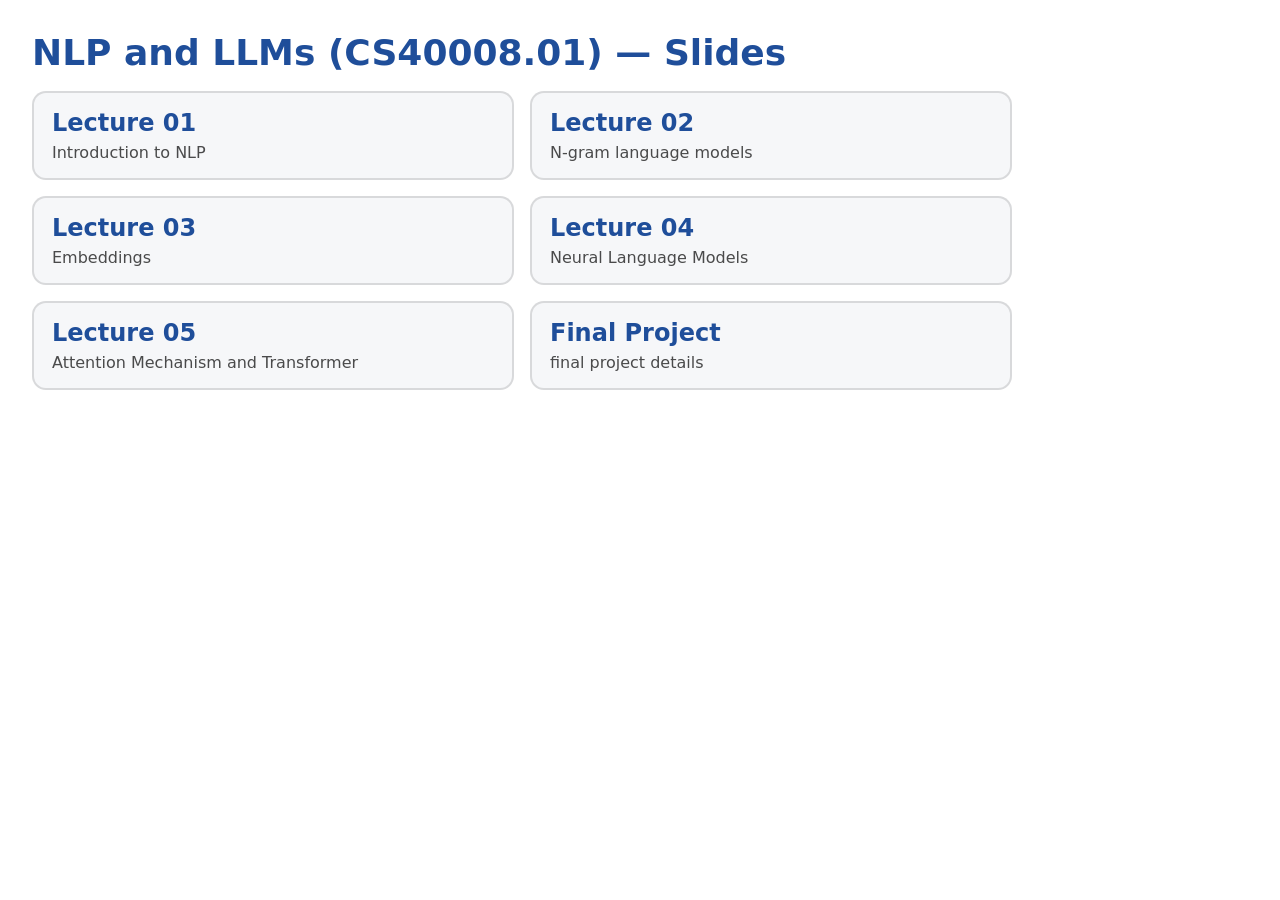
<file: slides/index.html>
<!doctype html>
<html lang="en">
<head>
  <meta charset="utf-8" />
  <meta name="viewport" content="width=device-width, initial-scale=1" />
  <title>NLP and LLMs — Slides</title>
  <style>
    :root { --fudan-blue:#1f4e9a; }
    body{ font-family: system-ui; margin:0; padding:32px; background:#fff; color:#111; }
    h1{ margin:0 0 18px; color:var(--fudan-blue); font-size:36px; font-weight:900; }
    .grid{ display:grid; grid-template-columns: 1fr 1fr; gap:16px; max-width: 980px; }
    a.card{
      display:block; padding:16px 18px; border:2px solid rgba(0,0,0,0.12);
      border-radius:14px; text-decoration:none; color:inherit; background:#f6f7f9;
      transition: transform 120ms ease, border-color 120ms ease, box-shadow 120ms ease;
    }
    a.card:hover{
      transform: translateY(-2px);
      border-color: rgba(31,78,154,0.55);
      box-shadow: 0 10px 18px rgba(0,0,0,0.08);
    }
    .title{ font-size:24px; font-weight:900; color:var(--fudan-blue); }
    .sub{ margin-top:6px; font-size:16px; opacity:0.75; }
  </style>
</head>
<body>
  <h1>NLP and LLMs (CS40008.01) — Slides</h1>

  <div class="grid">
    <a class="card" href="./lecture-01-slides/index.html" target="_blank" rel="noopener">
      <div class="title">Lecture 01</div>
      <div class="sub">Introduction to NLP</div>
    </a>

    <a class="card" href="./lecture-02-slides/index.html" target="_blank" rel="noopener">
      <div class="title">Lecture 02</div>
      <div class="sub">N-gram language models</div>
    </a>

    <a class="card" href="./lecture-03-slides/index.html" target="_blank" rel="noopener">
      <div class="title">Lecture 03</div>
      <div class="sub">Embeddings</div>
    </a>

    <a class="card" href="./lecture-04-slides/index.html" target="_blank" rel="noopener">
      <div class="title">Lecture 04</div>
      <div class="sub">Neural Language Models</div>
    </a>

    <a class="card" href="./lecture-05-slides/index.html" target="_blank" rel="noopener">
      <div class="title">Lecture 05</div>
      <div class="sub">Attention Mechanism and Transformer</div>
    </a>

    <a class="card" href="./final-project/index.html" target="_blank" rel="noopener">
      <div class="title">Final Project</div>
      <div class="sub">final project details</div>
    </a>
    
  </div>
</body>
</html>
</file>
